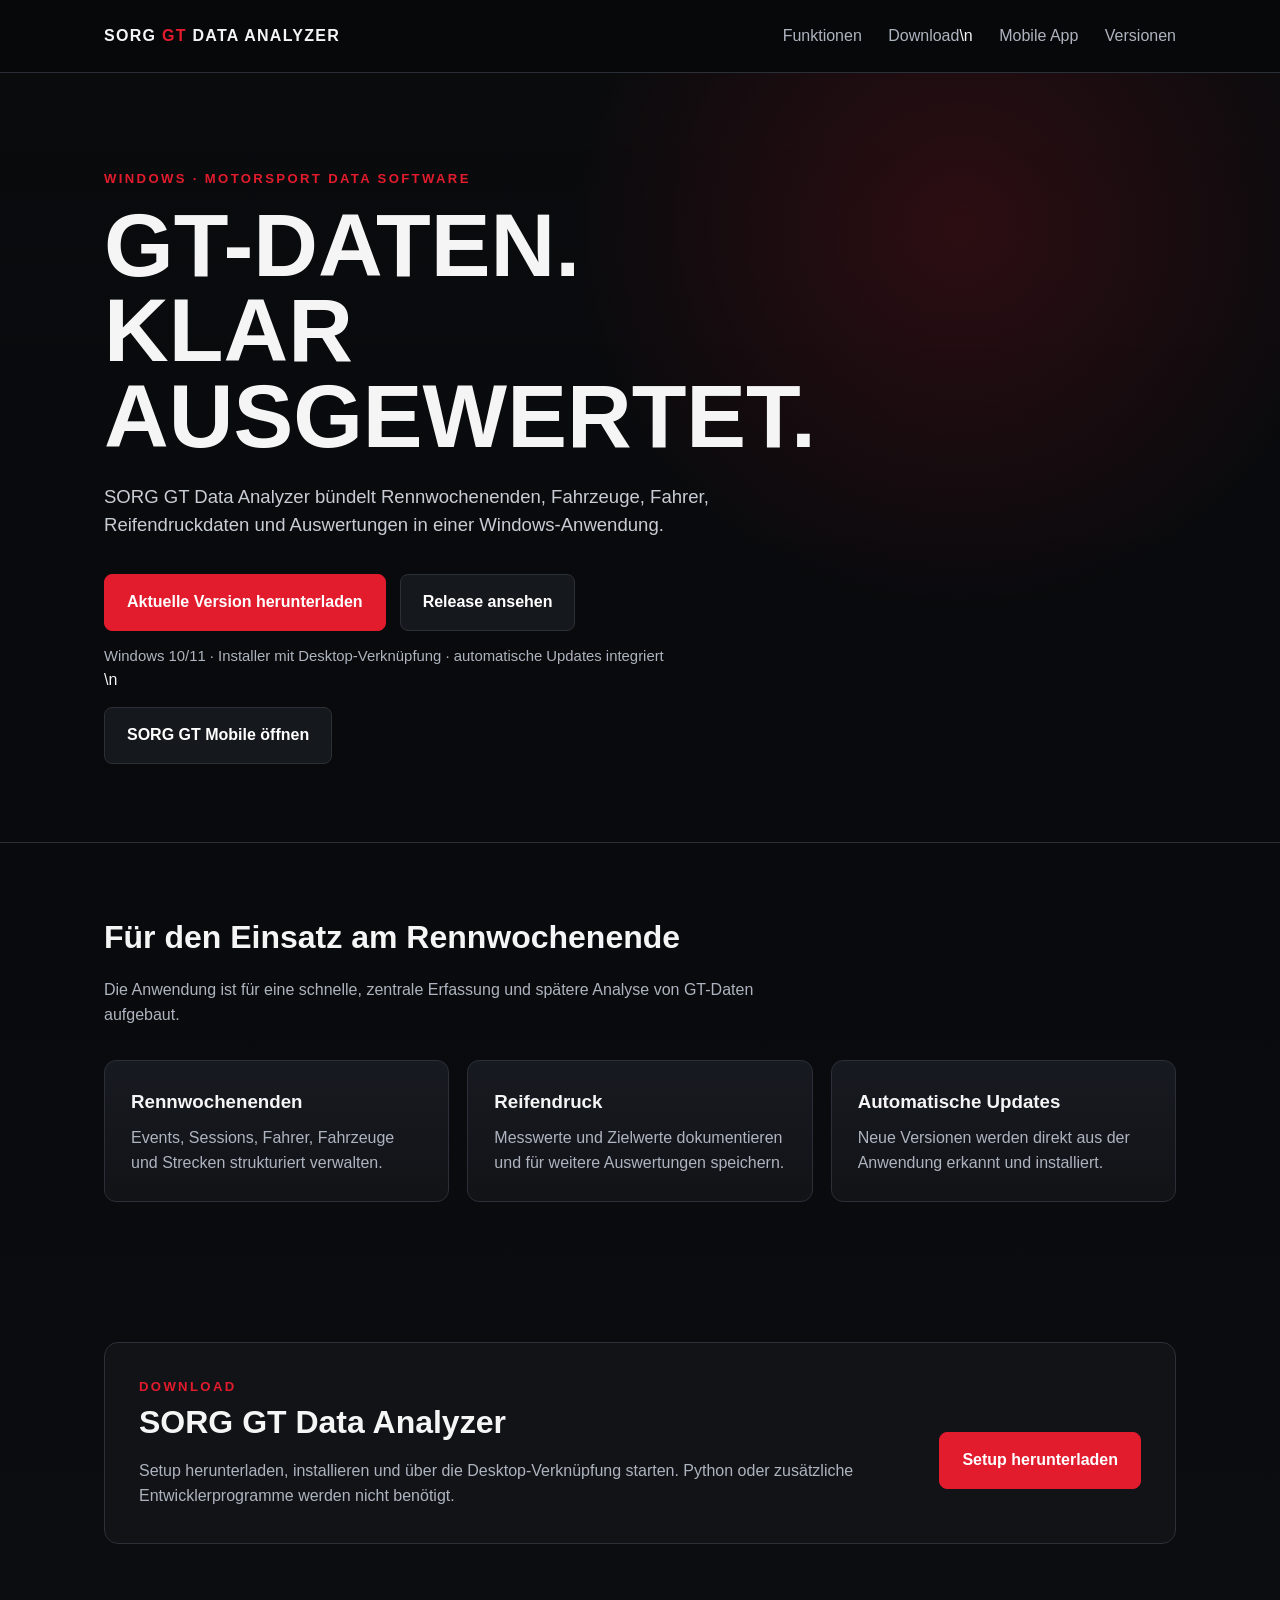
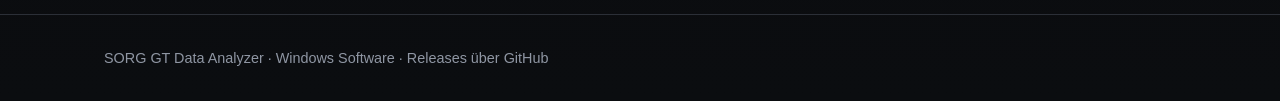
<file: docs/index.html>
<!DOCTYPE html>
<html lang="de">
<head>
  <meta charset="UTF-8">
  <meta name="viewport" content="width=device-width, initial-scale=1.0">
  <title>SORG GT Data Analyzer</title>
  <meta name="description" content="SORG GT Data Analyzer – Windows Software für Rennwochenenden, Reifendruck und GT-Datenanalyse.">
  <style>
    :root{
      --bg:#08090b;
      --panel:#111317;
      --panel2:#171a20;
      --text:#f5f5f5;
      --muted:#aeb4bf;
      --red:#e21b2d;
      --line:#2b2f37;
    }
    *{box-sizing:border-box}
    html{scroll-behavior:smooth}
    body{
      margin:0;
      background:linear-gradient(180deg,#060709 0%,#0b0d10 100%);
      color:var(--text);
      font-family:Segoe UI,Arial,sans-serif;
      line-height:1.55;
    }
    .wrap{max-width:1120px;margin:auto;padding:0 24px}
    header{
      border-bottom:1px solid var(--line);
      background:rgba(8,9,11,.92);
      position:sticky;top:0;z-index:5;
      backdrop-filter:blur(8px);
    }
    .nav{display:flex;align-items:center;justify-content:space-between;height:72px}
    .brand{font-weight:800;letter-spacing:.08em}
    .brand span{color:var(--red)}
    .nav a{color:var(--muted);text-decoration:none;margin-left:22px}
    .nav a:hover{color:white}
    .hero{
      padding:96px 0 78px;
      border-bottom:1px solid var(--line);
      background:
        radial-gradient(circle at 75% 20%,rgba(226,27,45,.16),transparent 34%),
        linear-gradient(180deg,rgba(255,255,255,.015),transparent);
    }
    .eyebrow{color:var(--red);font-weight:800;letter-spacing:.18em;font-size:.82rem}
    h1{font-size:clamp(2.8rem,7vw,5.8rem);line-height:.95;margin:14px 0 24px;max-width:900px}
    .lead{max-width:710px;color:#c8cdd5;font-size:1.16rem}
    .buttons{display:flex;gap:14px;flex-wrap:wrap;margin-top:34px}
    .btn{
      display:inline-block;padding:15px 22px;border-radius:8px;
      text-decoration:none;font-weight:800;border:1px solid var(--line);
    }
    .primary{background:var(--red);color:white;border-color:var(--red)}
    .secondary{background:#15181d;color:white}
    .small{color:var(--muted);margin-top:14px;font-size:.93rem}
    section{padding:70px 0}
    h2{font-size:2rem;margin:0 0 12px}
    .sub{color:var(--muted);max-width:720px;margin-bottom:32px}
    .grid{display:grid;grid-template-columns:repeat(3,1fr);gap:18px}
    .card{
      padding:26px;background:linear-gradient(180deg,var(--panel2),var(--panel));
      border:1px solid var(--line);border-radius:12px;
    }
    .card h3{margin:0 0 10px}
    .card p{margin:0;color:var(--muted)}
    .download{
      background:var(--panel);border:1px solid var(--line);border-radius:14px;padding:34px;
      display:flex;align-items:center;justify-content:space-between;gap:28px;
    }
    footer{border-top:1px solid var(--line);padding:32px 0;color:#8f96a3;font-size:.9rem}
    @media(max-width:800px){
      .grid{grid-template-columns:1fr}
      .download{display:block}
      .download .buttons{margin-top:22px}
      .nav .links{display:none}
    }
  </style>
</head>
<body>
<header>
  <div class="wrap nav">
    <div class="brand">SORG <span>GT</span> DATA ANALYZER</div>
    <div class="links">
      <a href="#funktionen">Funktionen</a>
      <a href="#download">Download</a>\n      <a href="mobile/">Mobile App</a>
      <a href="https://github.com/Paucki/SORG-GT-Data-Analyzer/releases/latest">Versionen</a>
    </div>
  </div>
</header>

<main>
  <div class="hero">
    <div class="wrap">
      <div class="eyebrow">WINDOWS · MOTORSPORT DATA SOFTWARE</div>
      <h1>GT-DATEN.<br>KLAR AUSGEWERTET.</h1>
      <p class="lead">
        SORG GT Data Analyzer bündelt Rennwochenenden, Fahrzeuge, Fahrer,
        Reifendruckdaten und Auswertungen in einer Windows-Anwendung.
      </p>
      <div class="buttons">
        <a class="btn primary" href="https://github.com/Paucki/SORG-GT-Data-Analyzer/releases/latest/download/SORG_GT_Data_Analyzer_Setup_1.0.5.exe">
          Aktuelle Version herunterladen
        </a>
        <a class="btn secondary" href="https://github.com/Paucki/SORG-GT-Data-Analyzer/releases/latest">
          Release ansehen
        </a>
      </div>
      <div class="small">Windows 10/11 · Installer mit Desktop-Verknüpfung · automatische Updates integriert</div>\n      <div class="buttons" style="margin-top:14px"><a class="btn secondary" href="mobile/">SORG GT Mobile öffnen</a></div>
    </div>
  </div>

  <section id="funktionen">
    <div class="wrap">
      <h2>Für den Einsatz am Rennwochenende</h2>
      <p class="sub">Die Anwendung ist für eine schnelle, zentrale Erfassung und spätere Analyse von GT-Daten aufgebaut.</p>
      <div class="grid">
        <div class="card">
          <h3>Rennwochenenden</h3>
          <p>Events, Sessions, Fahrer, Fahrzeuge und Strecken strukturiert verwalten.</p>
        </div>
        <div class="card">
          <h3>Reifendruck</h3>
          <p>Messwerte und Zielwerte dokumentieren und für weitere Auswertungen speichern.</p>
        </div>
        <div class="card">
          <h3>Automatische Updates</h3>
          <p>Neue Versionen werden direkt aus der Anwendung erkannt und installiert.</p>
        </div>
      </div>
    </div>
  </section>

  <section id="download">
    <div class="wrap">
      <div class="download">
        <div>
          <div class="eyebrow">DOWNLOAD</div>
          <h2>SORG GT Data Analyzer</h2>
          <p class="sub" style="margin:0">
            Setup herunterladen, installieren und über die Desktop-Verknüpfung starten.
            Python oder zusätzliche Entwicklerprogramme werden nicht benötigt.
          </p>
        </div>
        <div class="buttons">
          <a class="btn primary" href="https://github.com/Paucki/SORG-GT-Data-Analyzer/releases/latest/download/SORG_GT_Data_Analyzer_Setup_1.0.5.exe">
            Setup herunterladen
          </a>
        </div>
      </div>
    </div>
  </section>
</main>

<footer>
  <div class="wrap">
    SORG GT Data Analyzer · Windows Software · Releases über GitHub
  </div>
</footer>
</body>
</html>
</file>
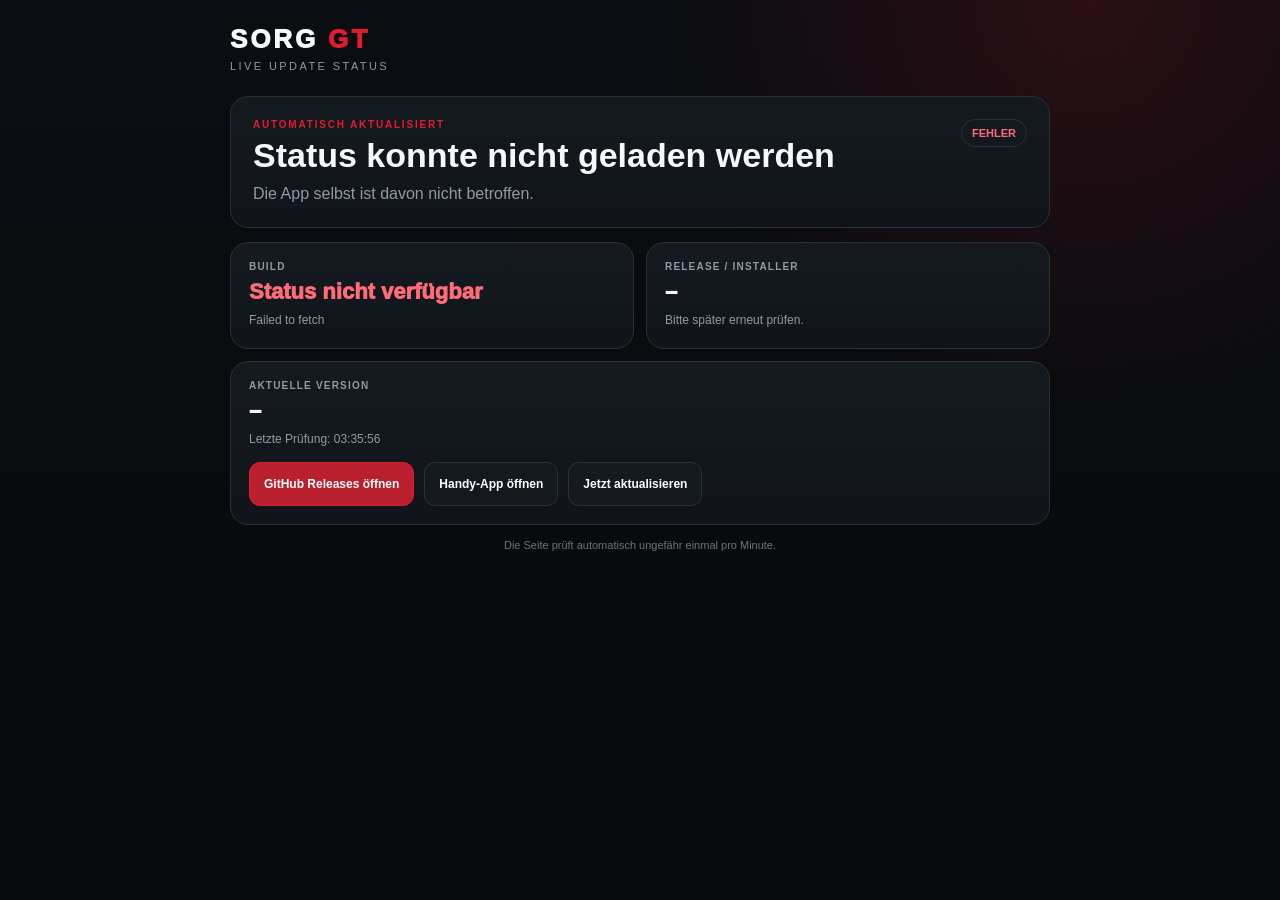
<file: docs/status.html>
<!doctype html>
<html lang="de">
<head>
<meta charset="utf-8">
<meta name="viewport" content="width=device-width,initial-scale=1,viewport-fit=cover">
<meta name="theme-color" content="#08090b">
<title>SORG GT · Update Status</title>
<style>
:root{--bg:#07090c;--panel:#10141a;--panel2:#151a21;--text:#f7f8fa;--muted:#909aa6;--line:#2a3139;--red:#e21b2d;--green:#31c47b;--amber:#e5a93d}
*{box-sizing:border-box}html,body{margin:0;background:var(--bg);color:var(--text);font-family:Inter,Segoe UI,Arial,sans-serif}
body{min-height:100vh;background:radial-gradient(circle at 85% 0,rgba(226,27,45,.15),transparent 30%),linear-gradient(180deg,#0a0d11,#07090c);padding:24px}
.wrap{max-width:820px;margin:0 auto}.brand{font-weight:950;letter-spacing:.11em;font-size:26px}.brand span{color:var(--red)}.sub{color:var(--muted);font-size:11px;letter-spacing:.22em;margin:5px 0 24px}
.hero,.card{background:linear-gradient(180deg,var(--panel2),var(--panel));border:1px solid var(--line);border-radius:18px}.hero{padding:22px;margin-bottom:14px}.hero-top{display:flex;justify-content:space-between;gap:16px;align-items:flex-start}.eyebrow{color:var(--red);font-size:10px;font-weight:900;letter-spacing:.18em}.hero h1{font-size:34px;line-height:1;margin:8px 0 10px}.hero p{margin:0;color:var(--muted);line-height:1.45}.pill{border:1px solid var(--line);border-radius:999px;padding:7px 10px;font-size:11px;font-weight:900;white-space:nowrap}.grid{display:grid;grid-template-columns:1fr 1fr;gap:12px}.card{padding:18px}.label{color:var(--muted);font-size:10px;font-weight:900;letter-spacing:.12em}.value{font-size:22px;font-weight:950;margin-top:7px}.detail{color:var(--muted);font-size:12px;margin-top:7px;line-height:1.45}.bar{height:7px;background:#222831;border-radius:999px;overflow:hidden;margin-top:16px}.bar>i{display:block;height:100%;width:35%;background:var(--red);border-radius:999px;animation:load 1.4s ease-in-out infinite alternate}.ok{color:var(--green)}.warn{color:var(--amber)}.bad{color:#ff6b78}.links{display:flex;gap:10px;flex-wrap:wrap;margin-top:14px}.links a,.btn{display:inline-flex;align-items:center;justify-content:center;min-height:44px;padding:10px 14px;border-radius:11px;border:1px solid var(--line);background:#14191f;color:#fff;text-decoration:none;font-weight:850;font-size:12px}.links a.primary{background:#b91f2d;border-color:#e21b2d}.footer{color:#69737f;font-size:11px;margin-top:14px;text-align:center}@keyframes load{to{transform:translateX(180%)}}@media(max-width:640px){body{padding:16px}.grid{grid-template-columns:1fr}.hero h1{font-size:29px}.hero-top{flex-direction:column}.pill{align-self:flex-start}}
@media(prefers-reduced-motion:reduce){.bar>i{animation:none;width:65%}}
</style>
</head>
<body>
<div class="wrap">
  <div class="brand">SORG <span>GT</span></div>
  <div class="sub">LIVE UPDATE STATUS</div>

  <section class="hero">
    <div class="hero-top">
      <div>
        <div class="eyebrow">AUTOMATISCH AKTUALISIERT</div>
        <h1 id="headline">Status wird geladen …</h1>
        <p id="summary">GitHub-Build und Release werden geprüft.</p>
      </div>
      <div id="overallPill" class="pill">PRÜFUNG</div>
    </div>
    <div id="progressBar" class="bar"><i></i></div>
  </section>

  <div class="grid">
    <section class="card">
      <div class="label">BUILD</div>
      <div id="buildValue" class="value">–</div>
      <div id="buildDetail" class="detail">Noch keine Daten.</div>
    </section>
    <section class="card">
      <div class="label">RELEASE / INSTALLER</div>
      <div id="releaseValue" class="value">–</div>
      <div id="releaseDetail" class="detail">Noch keine Daten.</div>
    </section>
  </div>

  <section class="card" style="margin-top:12px">
    <div class="label">AKTUELLE VERSION</div>
    <div id="versionValue" class="value">–</div>
    <div id="updatedValue" class="detail">Letzte Prüfung: –</div>
    <div class="links">
      <a id="releaseLink" class="primary" href="https://github.com/Paucki/SORG-GT-Data-Analyzer/releases" target="_blank" rel="noopener">GitHub Releases öffnen</a>
      <a href="mobile/">Handy-App öffnen</a>
      <button id="refreshBtn" class="btn" type="button">Jetzt aktualisieren</button>
    </div>
  </section>

  <div class="footer">Die Seite prüft automatisch ungefähr einmal pro Minute.</div>
</div>
<script>
const API='https://api.github.com/repos/Paucki/SORG-GT-Data-Analyzer/actions/runs?branch=main&per_page=20';
const LATEST='https://raw.githubusercontent.com/Paucki/SORG-GT-Data-Analyzer/main/update/latest.json';
const $=id=>document.getElementById(id);
function setOverall(kind,head,summary){
  $('headline').textContent=head;$('summary').textContent=summary;
  const p=$('overallPill');p.className='pill '+(kind==='ok'?'ok':kind==='bad'?'bad':'warn');
  p.textContent=kind==='ok'?'FERTIG':kind==='bad'?'FEHLER':'LÄUFT';
  $('progressBar').style.display=kind==='ok'||kind==='bad'?'none':'block';
}
function fmtTime(v){if(!v)return '–';try{return new Date(v).toLocaleString('de-AT',{dateStyle:'short',timeStyle:'medium'})}catch{return v}}
async function refresh(){
  $('updatedValue').textContent='Letzte Prüfung: '+new Date().toLocaleTimeString('de-AT');
  try{
    const [runsRes,latestRes]=await Promise.all([
      fetch(API,{headers:{'Accept':'application/vnd.github+json'}}),
      fetch(LATEST+'?t='+Date.now(),{cache:'no-store'})
    ]);
    if(!runsRes.ok)throw new Error('GitHub Status nicht erreichbar');
    const runs=await runsRes.json();
    let latest=null;
    try{if(latestRes.ok)latest=await latestRes.json()}catch{}
    const builds=(runs.workflow_runs||[]).filter(r=>r.name==='Build and publish SORG GT Data Analyzer');
    const run=builds[0];
    if(!run){throw new Error('Kein Build gefunden')}

    const verMatch=(run.display_title||'').match(/(?:v|V)?(\d+\.\d+\.\d+)/);
    const buildVersion=verMatch?verMatch[1]:'unbekannt';
    $('versionValue').textContent='V'+(latest?.version||buildVersion);

    if(run.status!=='completed'){
      $('buildValue').innerHTML='<span class="warn">Build läuft</span>';
      $('buildDetail').textContent='GitHub Actions arbeitet gerade an V'+buildVersion+' · Start: '+fmtTime(run.run_started_at);
      $('releaseValue').innerHTML='<span class="warn">Noch nicht hochgeladen</span>';
      $('releaseDetail').textContent='Der Installer erscheint nach erfolgreichem Build.';
      setOverall('warn','V'+buildVersion+' wird gebaut','Du musst nichts tun. Diese Ansicht aktualisiert sich automatisch.');
    }else if(run.conclusion!=='success'){
      $('buildValue').innerHTML='<span class="bad">Build fehlgeschlagen</span>';
      $('buildDetail').textContent='V'+buildVersion+' · Abschluss: '+fmtTime(run.updated_at);
      $('releaseValue').innerHTML='<span class="bad">Kein neuer Installer</span>';
      $('releaseDetail').textContent='Der Fehler muss zuerst behoben und neu gebaut werden.';
      setOverall('bad','V'+buildVersion+' hat einen Fehler','Der Installer wurde noch nicht veröffentlicht.');
    }else{
      $('buildValue').innerHTML='<span class="ok">Build erfolgreich</span>';
      $('buildDetail').textContent='V'+buildVersion+' · Fertig: '+fmtTime(run.updated_at);
      const released=latest?.version===buildVersion;
      if(released){
        $('releaseValue').innerHTML='<span class="ok">Installer verfügbar</span>';
        $('releaseDetail').textContent='V'+latest.version+' ist hochgeladen und kann installiert werden.';
        if(latest.url)$('releaseLink').href=latest.url;
        setOverall('ok','V'+buildVersion+' ist bereit','Build erfolgreich und Installer auf GitHub veröffentlicht.');
      }else{
        $('releaseValue').innerHTML='<span class="warn">Veröffentlichung läuft</span>';
        $('releaseDetail').textContent='Build ist fertig, Release-Metadaten werden noch aktualisiert.';
        setOverall('warn','V'+buildVersion+' wird veröffentlicht','Der Build ist fertig. Der Installer wird gerade bereitgestellt.');
      }
    }
  }catch(e){
    $('buildValue').innerHTML='<span class="bad">Status nicht verfügbar</span>';
    $('buildDetail').textContent=e.message;
    $('releaseValue').textContent='–';$('releaseDetail').textContent='Bitte später erneut prüfen.';
    setOverall('bad','Status konnte nicht geladen werden','Die App selbst ist davon nicht betroffen.');
  }
}
$('refreshBtn').addEventListener('click',refresh);
refresh();setInterval(refresh,60000);
</script>
</body>
</html>
</file>
